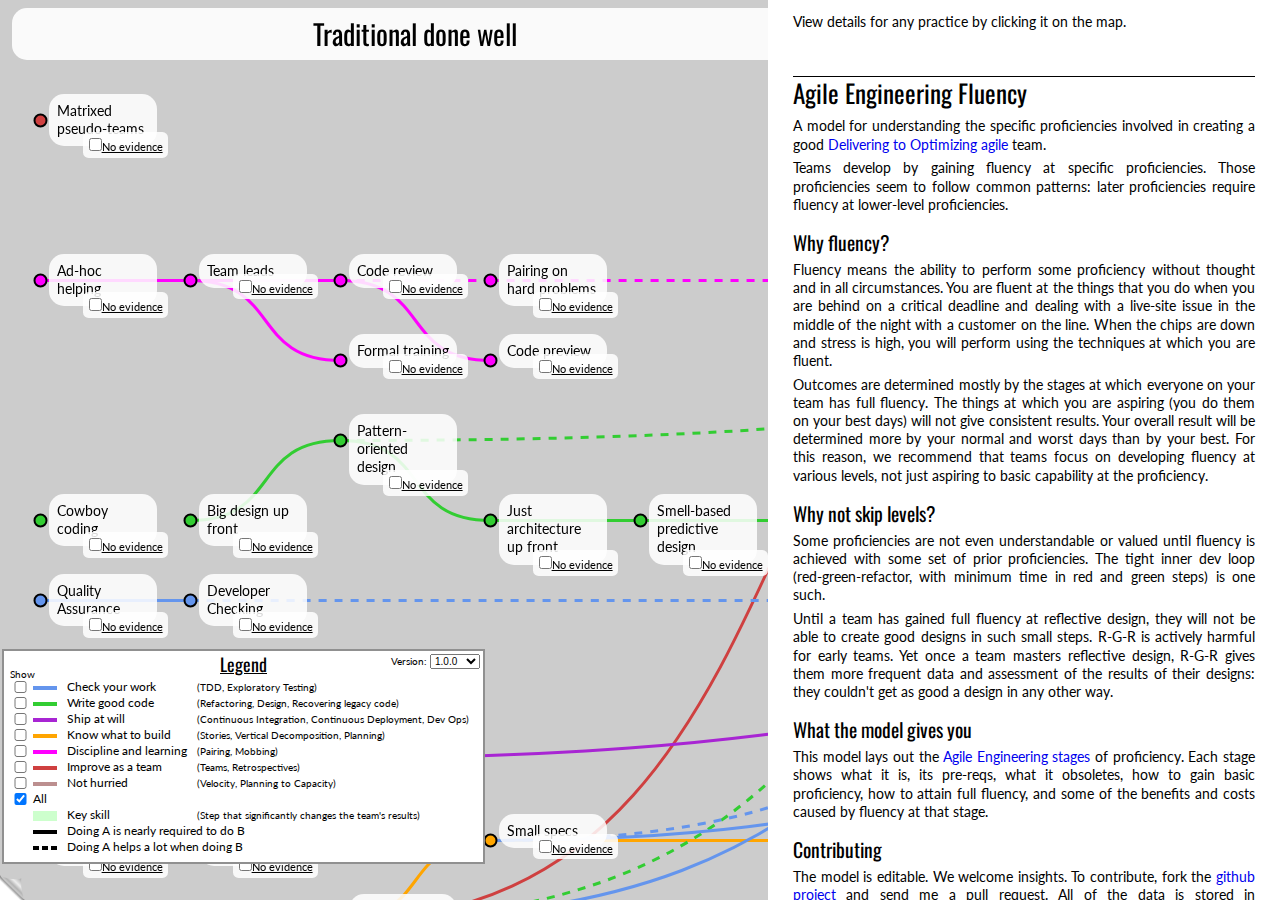
<file: index.html>
<!DOCTYPE html>
<html>
	<head>
		<title>Agile Engineering Fluency Stages</title>
		<script type="text/javascript" src="static/js/layout.js"></script>
		<script type="text/javascript" src="stages_data.js?v=1.0.0"></script>
		<script type="text/javascript" src="static/js/textile.js"></script>
		<script type="text/javascript" src="static/js/knockout-3.1.0.js"></script>
		<script
			type="text/javascript"
			src="static/js/history1.8/native.history.js"
		></script>
		<script type="text/javascript">
			function start() {
				extend_ko();
				var vm = new ViewModel();
				vm.reset_data_to(load_data());
				vm.begin_tracking_history();
				ko.applyBindings(vm);
			}
		</script>
		<link
			href="https://fonts.googleapis.com/css?family=Lato|Oswald"
			rel="stylesheet"
		/>
		<link rel="stylesheet" href="static/css/layout.css" />
		<style media="print">
			.options_corner {
				display: none;
			}

			.legend {
				position: absolute;
			}

			.display_port {
				width: 100%;
			}

			.detail_pane {
				display: none;
			}
		</style>
	</head>

	<body onload="start();">
		<div class="display_port" data-bind="css: { extra_scroll_space: expanded }">
			<div class="main_pane" data-bind="stages: app, with: app">
				<canvas
					id="skillsCanvas"
					width="4000"
					height="1280"
					class="drawing canvas"
				></canvas>
				<canvas id="debugCanvas" class="debug canvas"></canvas>
				<!-- ko foreach: levels -->
				<h1
					class="level_title"
					data-bind="style: { top: label_position.top, left: label_position.left, width: label_position.width }, text: name, click: $parent.show_level_details"
				></h1>
				<!-- ko if: help_to_request -->
				<div
					class="help_action"
					data-bind="text: help_to_request, style: { top: label_position.top, left: label_position.left }"
				></div>
				<!-- /ko -->
				<!-- /ko -->
				<!-- ko foreach: skills -->
				<div
					class="skill_text"
					data-bind="style: { top: label_position.top, left: label_position.left }, css {key: is_key, maybe: guessed_level().fluent == 1 || guessed_level().striving == 1, fluent: guessed_level().fluent > 0, striving: guessed_level().striving > 0, expanded: _id == ($parent.focal_skill() ? $parent.focal_skill()._id : null) }, click: $parent.show_skill_details"
				>
					<span class="name" data-bind="text: name"></span>
					<div class="fluency_level" data-bind="click: increment_team_fluency"><input type="checkbox" data-bind="checked: team_level().checked, indeterminate: team_level().indeterminate" /><label data-bind="text: guessed_level().label"></label></div>
				</div>
				<!-- ko if: help_to_request -->
				<div
					class="help_action"
					data-bind="text: help_to_request, style: { top: label_position.top, left: label_position.left }"
				></div>
				<!-- /ko -->
				<!-- /ko -->
			</div>
			<p class="copyright">
				View:
				<a href="http://bit.ly/AgileEngineeringStages"
					>http://bit.ly/AgileEngineeringStages</a
				>, print (PDF):
				<a href="http://bit.ly/AgileEngineeringStagesPdf"
					>http://bit.ly/AgileEngineeringStagesPdf</a
				>. Version <span data-bind="text: app.version_display"></span>. Copyright &copy;
				Dig Deep Roots, LLC, 2016.
			</p>
		</div>
		<div class="detail_pane">
			<div class="how_to">
				<p>View details for any practice by clicking it on the map.</p>
				<header>
					<h1 class="title">Agile Engineering Fluency</h1>
					<p class="tagline">
						A model for understanding the specific proficiencies involved in
						creating a good
						<a
							href="https://www.agilefluency.org/assets/downloads/agile-fluency-project-ebook-rtw-1.pdf"
							>Delivering to Optimizing agile</a
						>
						team.
					</p>
				</header>
				<article>
					<p>
						Teams develop by gaining fluency at specific proficiencies. Those
						proficiencies seem to follow common patterns: later proficiencies
						require fluency at lower-level proficiencies.
					</p>

					<h2>Why fluency?</h2>

					<p>
						Fluency means the ability to perform some proficiency without
						thought and in all circumstances. You are fluent at the things that
						you do when you are behind on a critical deadline and dealing with a
						live-site issue in the middle of the night with a customer on the
						line. When the chips are down and stress is high, you will perform
						using the techniques at which you are fluent.
					</p>

					<p>
						Outcomes are determined mostly by the stages at which everyone on
						your team has full fluency. The things at which you are aspiring
						(you do them on your best days) will not give consistent results.
						Your overall result will be determined more by your normal and worst
						days than by your best. For this reason, we recommend that teams
						focus on developing fluency at various levels, not just aspiring to
						basic capability at the proficiency.
					</p>

					<h2>Why not skip levels?</h2>

					<p>
						Some proficiencies are not even understandable or valued until
						fluency is achieved with some set of prior proficiencies. The tight
						inner dev loop (red-green-refactor, with minimum time in red and
						green steps) is one such.
					</p>

					<p>
						Until a team has gained full fluency at reflective design, they will
						not be able to create good designs in such small steps. R-G-R is
						actively harmful for early teams. Yet once a team masters reflective
						design, R-G-R gives them more frequent data and assessment of the
						results of their designs: they couldn't get as good a design in any
						other way.
					</p>

					<h2>What the model gives you</h2>

					<p>
						This model lays out the
						<a href="Stages_of_practice_map.html">Agile Engineering stages</a>
						of proficiency. Each stage shows what it is, its pre-reqs, what it
						obsoletes, how to gain basic proficiency, how to attain full
						fluency, and some of the benefits and costs caused by fluency at
						that stage.
					</p>

					<h2>Contributing</h2>

					<p>
						The model is editable. We welcome insights. To contribute, fork the
						<a href="https://github.com/arlobelshee/AgileEngineeringFluency"
							>github project</a
						>
						and send me a pull request. All of the data is stored in
						stages_data.js. You can edit the markdown live on the site, then
						copy the contents for this file from a textarea in the options pane
						(open using the little curled up corner in the lower-left).
					</p>

					<p>
						All contributions are given under the license for this project. By
						issuing a pull request, you indicate that you understand all
						copyright and other IP issues, have rights to your contribution, and
						are releasing such rights to that contribution such that we can
						include it with the rest of the model for immediate publication.
					</p>
				</article>
			</div>
			<div class="legend" data-bind="with: app">
				<h2>Legend</h2>
				<div id="version_selector">Version: <select data-bind="options: version_options, optionsText: 'name', optionsValue: '_id', value: version"></select></div>
				<div id="show_label">Show</div>
				<table>
					<tbody>
						<!-- ko foreach: components -->
						<tr class="entry">
							<td class="show">
								<input type="checkbox" data-bind="checked: show_dependencies" />
							</td>
							<td>
								<div
									class="solid_line"
									data-bind="style: { 'border-color': color }"
								>
									&nbsp;
								</div>
							</td>
							<td class="category" data-bind="text: name"></td>
							<td
								class="techniques"
								data-bind="text: '(' + techniques() + ')'"
							></td>
						</tr>
						<!-- /ko -->
						<tr class="entry">
							<td class="show">
								<input
									type="checkbox"
									data-bind="checked: show_all_dependencies"
								/>
							</td>
							<td colspan="3" class="category">All</td>
						</tr>
						<tr class="entry">
							<td class="show">&nbsp;</td>
							<td>
								<div class="block">&nbsp;</div>
							</td>
							<td class="category">Key skill</td>
							<td class="techniques">
								(Step that significantly changes the team's results)
							</td>
						</tr>
						<!-- ko foreach: kinds -->
						<tr class="entry">
							<td class="show">&nbsp;</td>
							<td>
								<div
									class="solid_line"
									data-bind="style: { 'border-style': border_style }"
								>
									&nbsp;
								</div>
							</td>
							<td
								data-bind="text: description"
								colspan="2"
								class="category"
							></td>
						</tr>
						<!-- /ko -->
					</tbody>
				</table>
			</div>
			<div
				class="skill focus_dialog hidden"
				data-bind="css: { hidden: !app.focal_skill(), editing: app.editing() }, click: app.hide_details"
			>
				<div
					class="contents"
					data-bind="click: function(){}, clickBubble: false, with: app.focal_skill()"
				>
					<h1 class="name" data-bind="text: name"></h1>
					<p class="stage">
						<span class="era" data-bind="text: level.name()"></span
						><span class="purpose" data-bind="text: component.name()"></span>
					</p>
					<div class="relationships">
						<script type="text/html" id="relationships-template">
							<ul>
								<li data-bind="text: relationship"></li>
								<!-- ko foreach: { data: data, as: 'req' } -->
								<li class="relation"><a href="#" data-bind="text: req.skill.name(), css: { optional: req.kind._id !== 'IS_REQUIRED' }, attr: { title: req.kind.name }, click: function(link) { $root.app.show_skill_details(link.skill); }, clickBubble: false"></a></li>
								<!-- /ko -->
							</ul>
						</script>
						<div
							data-bind="template: { name: 'relationships-template', data: { relationship: 'Depends on', data: requires } }"
						></div>
						<div
							data-bind="template: { name: 'relationships-template', data: { relationship: 'Enables', data: enables } }"
						></div>
						<!--<div data-bind="template: { name: 'relationships-template', data: { relationship: 'Obsoletes', data: obsoletes } }"></div>-->
					</div>
					<div class="description_block">
						<div
							class="edit_button"
							data-bind="click: function() { $root.app.editing(true); }, clickBubble: false"
						></div>
						<div
							class="display"
							data-bind="html: description_display, click: function() { return true; }, clickBubble: false"
						></div>
						<div class="editor">
							<button
								data-bind="click: function() { $root.app.editing(false); }, clickBubble: false"
							>
								Close
							</button>
							<textarea
								rows="25"
								cols="50"
								data-bind="value: description, valueUpdate: 'afterkeydown'"
							></textarea>
							<p>
								This uses <a href="https://txstyle.org/">Textile formatting</a>.
							</p>
							<p class="label">Help needed:</p>
							<!-- ko foreach: { data: $root.app.kinds_of_help, as: 'help' } -->
							<p>
								<input
									type="checkbox"
									data-bind="checkedValue: help, checked: $parent.help_needed"
								/>
								<span data-bind="text: help.name"></span>
							</p>
							<!-- /ko -->
						</div>
					</div>
				</div>
			</div>
			<div
				class="level focus_dialog hidden"
				data-bind="css: { hidden: !app.focal_level(), editing: app.editing() }, click: app.hide_details"
			>
				<div
					class="contents"
					data-bind="click: function(){}, clickBubble: false, with: app.focal_level()"
				>
					<h1 class="name" data-bind="text: name"></h1>
					<div class="description_block">
						<div
							class="edit_button"
							data-bind="click: function() { $root.app.editing(true); }, clickBubble: false"
						></div>
						<div
							class="display"
							data-bind="html: description_display, click: function() { return true; }, clickBubble: false"
						></div>
						<div class="editor">
							<button
								data-bind="click: function() { $root.app.editing(false); }, clickBubble: false"
							>
								Close
							</button>
							<textarea
								rows="25"
								cols="50"
								data-bind="value: description, valueUpdate: 'afterkeydown'"
							></textarea>
							<p>
								This uses <a href="https://txstyle.org/">Textile formatting</a>.
							</p>
							<p class="label">Help needed:</p>
							<!-- ko foreach: { data: $root.app.kinds_of_help, as: 'help' } -->
							<p>
								<input
									type="checkbox"
									data-bind="checkedValue: help, checked: $parent.help_needed"
								/>
								<span data-bind="text: help.name"></span>
							</p>
							<!-- /ko -->
						</div>
					</div>
				</div>
			</div>
		</div>
		<img
			class="options_corner"
			src="static/img/page-fold.png"
			data-bind="click: open_options"
		/>
		<div class="options_pane hidden" data-bind="css: { hidden: !expanded() }">
			<p style="padding-left: 2em;">
				Copy JSON from here to the stages_data.js file.
				<button data-bind="click: close_options" style="margin-left: 2em;">
					Close
				</button>
				<span
					class="error_display"
					data-bind="text: app.error_message()"
				></span>
			</p>
			<textarea
				cols="60"
				rows="20"
				data-bind="value: json_blob, valueUpdate: 'afterkeydown', css: { invalid: !app.valid() }"
			></textarea>
			<div class="option">
				<p>How I want to help today:</p>
				<ul>
					<li>
						<input
							type="radio"
							data-bind="checked: app.ask_for_help"
							value=""
							name="howToHelp"
						/>No thanks, I just want to read.
					</li>
					<li>
						<input
							type="radio"
							data-bind="checked: app.ask_for_help"
							value="ALL"
							name="howToHelp"
						/>I'll do anything.
					</li>
					<!-- ko foreach: { data: app.kinds_of_help, as: 'help' } -->
					<li>
						<input
							type="radio"
							data-bind="checked: $root.app.ask_for_help, value: help._id"
							name="howToHelp"
						/><span data-bind="text: help.name"></span>
					</li>
					<!-- /ko -->
				</ul>
			</div>
		</div>
	</body>
</html>
</file>
<file: static/css/layout.css>
table,
tr,
td,
th,
html,
body,
div,
canvas,
ol,
ul,
li,
p,
input {
	margin: 0;
	padding: 0;
	border: 0 solid black;
}

a {
	text-decoration: none;
}

a:hover {
	text-decoration: underline;
}

h1,
h2,
h3,
h4,
h5,
h6 {
	font-size: 100%;
	margin: 0;
	padding: 0;
	font-weight: normal;
	font-style: normal;
	font-family: "Oswald";
}

html,
body {
	width: 100%;
	font-size: 10px;
	font-family: "Lato", sans-serif;
	line-height: 1;
}

.canvas {
	background-color: transparent;
}

.drawing {
}

.debug {
	z-index: 1000;
	position: absolute;
	top: 0;
	left: 0;
	display: none;
}

.options_pane {
	position: fixed;
	z-index: 2;
	left: 0;
	bottom: 0;
	width: 100%;
	background-color: white;
	border-top: 1px solid black;
	padding: 0.2em;
	font-size: 1.4em;
	line-height: 1.3;
}

.options_pane p {
	margin: 0.4em;
}

.options_pane textarea {
	clear: both;
	float: left;
	display: block;
	margin-right: 0.8em;
}

.options_pane ul {
	list-style-type: none;
}

.options_pane .option input {
	margin-right: 0.4em;
}

.main_pane {
	position: relative;
	z-index: 0;
}

.extra_scroll_space {
	padding-bottom: 35.2em;
}

.hidden {
	display: none;
}

.options_corner {
	position: fixed;
	display: block;
	z-index: 1;
	bottom: 0;
	left: 0;
	height: 25px;
	width: 25px;
	cursor: pointer;
}

.invalid {
	border: 2px solid red;
}

.error_display {
	color: red;
	margin: 0 2em;
}

.label {
	font-size: 1.4em;
	margin: 0.4em 0;
}

.focus_dialog {
	position: absolute;
	top: 0;
	left: 0;
	right: 0;
	bottom: 0;
	z-index: 5;
}

.focus_dialog .description_block {
	position: relative;
}

.focus_dialog .description_block .editor {
	display: none;
	position: fixed;
	right: 0;
	top: 0;
	bottom: 0;
	width: 50%;
	padding: 0.4em;
	border-width: 0 0 0 1px;
	background-color: #efefef;
}

.focus_dialog .description_block .editor button {
	display: block;
	margin: 0.5em 3em;
}

.focus_dialog.editing .description_block .editor {
	display: block;
}

.focus_dialog,
.focus_dialog .contents {
	background-color: #fff;
}

.focus_dialog .description_block .edit_button {
	position: absolute;
	display: block;
	right: 20px;
	top: -15px;
	height: 25px;
	width: 25px;
	z-index: 1;
	background: url("../img/edit.png") no-repeat right top;
}

.focus_dialog .description_block .edit_button:hover {
	background-image: url("../img/edit_hover.png");
}

.focus_dialog.editing .description_block .edit_button {
	display: none;
}

.focus_dialog .contents {
	position: relative;
}

.focus_dialog.editing .contents {
	position: fixed;
	left: 0;
	top: 0;
	bottom: 0;
	right: auto;
	width: 50%;
}

.focus_dialog .contents .name {
	font-size: 2.5em;
	padding: 0.4em 1em;
}

.skill.focus_dialog .contents .name {
	float: left;
	padding-right: 1em;
}

.level.focus_dialog .contents .name {
	border-bottom: solid #00008b 1px;
	margin-bottom: 30px;
}

.focus_dialog .contents .stage {
	font-size: 1.4em;
	color: #aaaaaa;
	padding: 0.1em 1.7857em 0.1em 0;
	float: right;
	text-align: right;
}

.focus_dialog .contents .stage span {
	display: block;
	margin: 0.3em 0;
}

.focus_dialog .description_block .display,
.how_to {
	font-size: 1.4em;
	line-height: 1.3;
	padding: 0.5em 1.7857em;
	text-align: justify;
}

.focus_dialog .description_block .display h1,
.how_to h1 {
	font-size: 1.8em;
	margin: 1.8em 0 0.3em;
	border-top: 1px solid #000000;
}

.focus_dialog .description_block .display h2,
.how_to h2 {
	font-size: 1.4em;
	margin: 0.8em 0 0.3em;
}

.focus_dialog .description_block .display h3,
.how_to h3 {
	font-size: 1.2em;
	margin: 0.8em 0 0.3em;
	font-style: italic;
}

.focus_dialog .description_block .display p,
.how_to p {
	margin: 0.4em 0;
}

.focus_dialog .description_block .display ul {
	margin: 0.4em 0;
	list-style: disc outside;
}

.focus_dialog .description_block .display ol {
	margin: 0.4em 0;
	list-style: decimal outside;
}

.focus_dialog .description_block .display li {
	margin: 0 0 0 1.7857em;
}

.focus_dialog .description_block .display blockquote {
	margin: 1em 0;
	color: #aaaaaa;
	font-style: italic;
}

.relationships {
	padding: 0 1.3857em;
	font-size: 1.4em;
	clear: both;
}

.relationships ul,
.relationships ul > li {
	display: inline-block;
	line-height: 1.3;
}

.relationships ul > li {
	margin: 0.2em 0;
	padding: 0.4em;
}

.relationships ul > li.relation {
	background-color: #efefef;
}

.relationships div {
	margin: 0.2em 0;
}

.relationships a {
	color: #0091ff;
}

.relationships a.optional {
	color: #666;
}

.help_action {
	position: absolute;
	border: 2px solid #bb0000;
	margin: -0.8em 0 0 18px;
	padding: 2px;
	background-color: #fff;
	width: 8em;
	z-index: 3;
}

.level_title {
	position: absolute;
	z-index: 2;
	font-size: 2.8em;
	line-height: 1.3;
	text-align: center;
	padding: 8px;
	background-color: rgba(255, 255, 255, 0.9);
	border-radius: 15px;
	overflow: hidden;
	overflow-wrap: break-word;
	border: 0 solid #000080;
}

.level_title:hover {
	border-width: 2px;
	padding: 6px;
	cursor: pointer;
}

.skill_text {
	position: absolute;
	z-index: 2;
	font-size: 1.4em;
	line-height: 1.3;
	padding: 8px;
	border-radius: 15px;
	width: 92px;
	overflow-wrap: break-word;
}

.skill_text.key {
	font-weight: 600;
	background-color: rgba(200, 255, 200, 0.9);
}

.skill_text .fluency_level {
	position: absolute;
	bottom: -1em;
	right: -1em;
	font-size: 0.8em;
	z-index: 100;
	padding: 0.5em;
	line-height: 1;
	border-radius: 0.5em;
	font-weight: normal;
	text-decoration: underline;
}

.skill_text,
.skill_text .fluency_level {
	background-color: rgba(255, 255, 255, 0.85);
}

.skill_text.striving,
.skill_text.striving .fluency_level {
	background-color: #fcdb03d9;
}

.skill_text.maybe.striving,
.skill_text.maybe.striving .fluency_level {
	background-color: #ffed7ad9;
}

.skill_text.fluent,
.skill_text.fluent .fluency_level {
	background-color: #af03ffd9;
	color: white;
}

.skill_text.maybe.fluent,
.skill_text.maybe.fluent .fluency_level {
	background-color: #d277fcd9;
	color: white;
}

.skill_text:hover {
	border: 2px solid #bb0000;
	padding: 6px;
	cursor: pointer;
}

.skill_text.expanded {
	border: 2px solid #808080;
	padding: 3px;
	cursor: pointer;
}

.legend {
	position: fixed;
	bottom: 3.6em;
	left: 0.2em;
	padding: 0.4em 0.8em 0.6em;
	border: 2px solid #909090;
	background-color: #fff;
}

.legend h2 {
	font-size: 1.8em;
	text-decoration: underline;
	margin: 0 auto 0.3em;
	text-align: center;
}

.legend #version_selector {
	position: absolute;
	top: 0.3em;
	right: 0.3em;
}

.legend #version_selector select {
	font-size: 1em;
}

.legend #show_label {
	position: absolute;
	top: 1.8em;
	left: 0.6em;
}

.legend .entry .solid_line {
	display: inline-block;
	border: 2px solid black;
	height: 0px;
	width: 20px;
	vertical-align: middle;
}

.legend .entry .block {
	display: inline-block;
	background: rgba(200, 255, 200, 0.9);
	height: 10px;
	width: 24px;
	vertical-align: middle;
}

.legend .entry td {
	font-size: 1.2em;
	padding: 1px 4px;
}

.legend .entry td.techniques {
	font-size: 1em;
}

.legend .entry td.show {
	font-size: 1em;
	padding: 0;
}

.legend .entry td.show input {
	height: 0.9em;
	vertical-align: middle;
}

.how_to dt {
	font-size: 1.2em;
	font-weight: bold;
	margin-top: 0.5em;
}

.copyright {
	margin: 0.6em 0 0 8em;
	width: 1220px;
}

.main_pane {
	width: 1300px;
	overflow: visible;
}

.display_port,
.detail_pane {
	position: fixed;
	top: 0;
	bottom: 0;
	overflow: auto;
}

.display_port {
	left: 0;
	width: 60%;
}

.detail_pane {
	right: 0;
	width: 40%;
	background-color: #fff;
	overflow-y: scroll;
}

.stress {
	color: #0f8a06;
}
</file>
